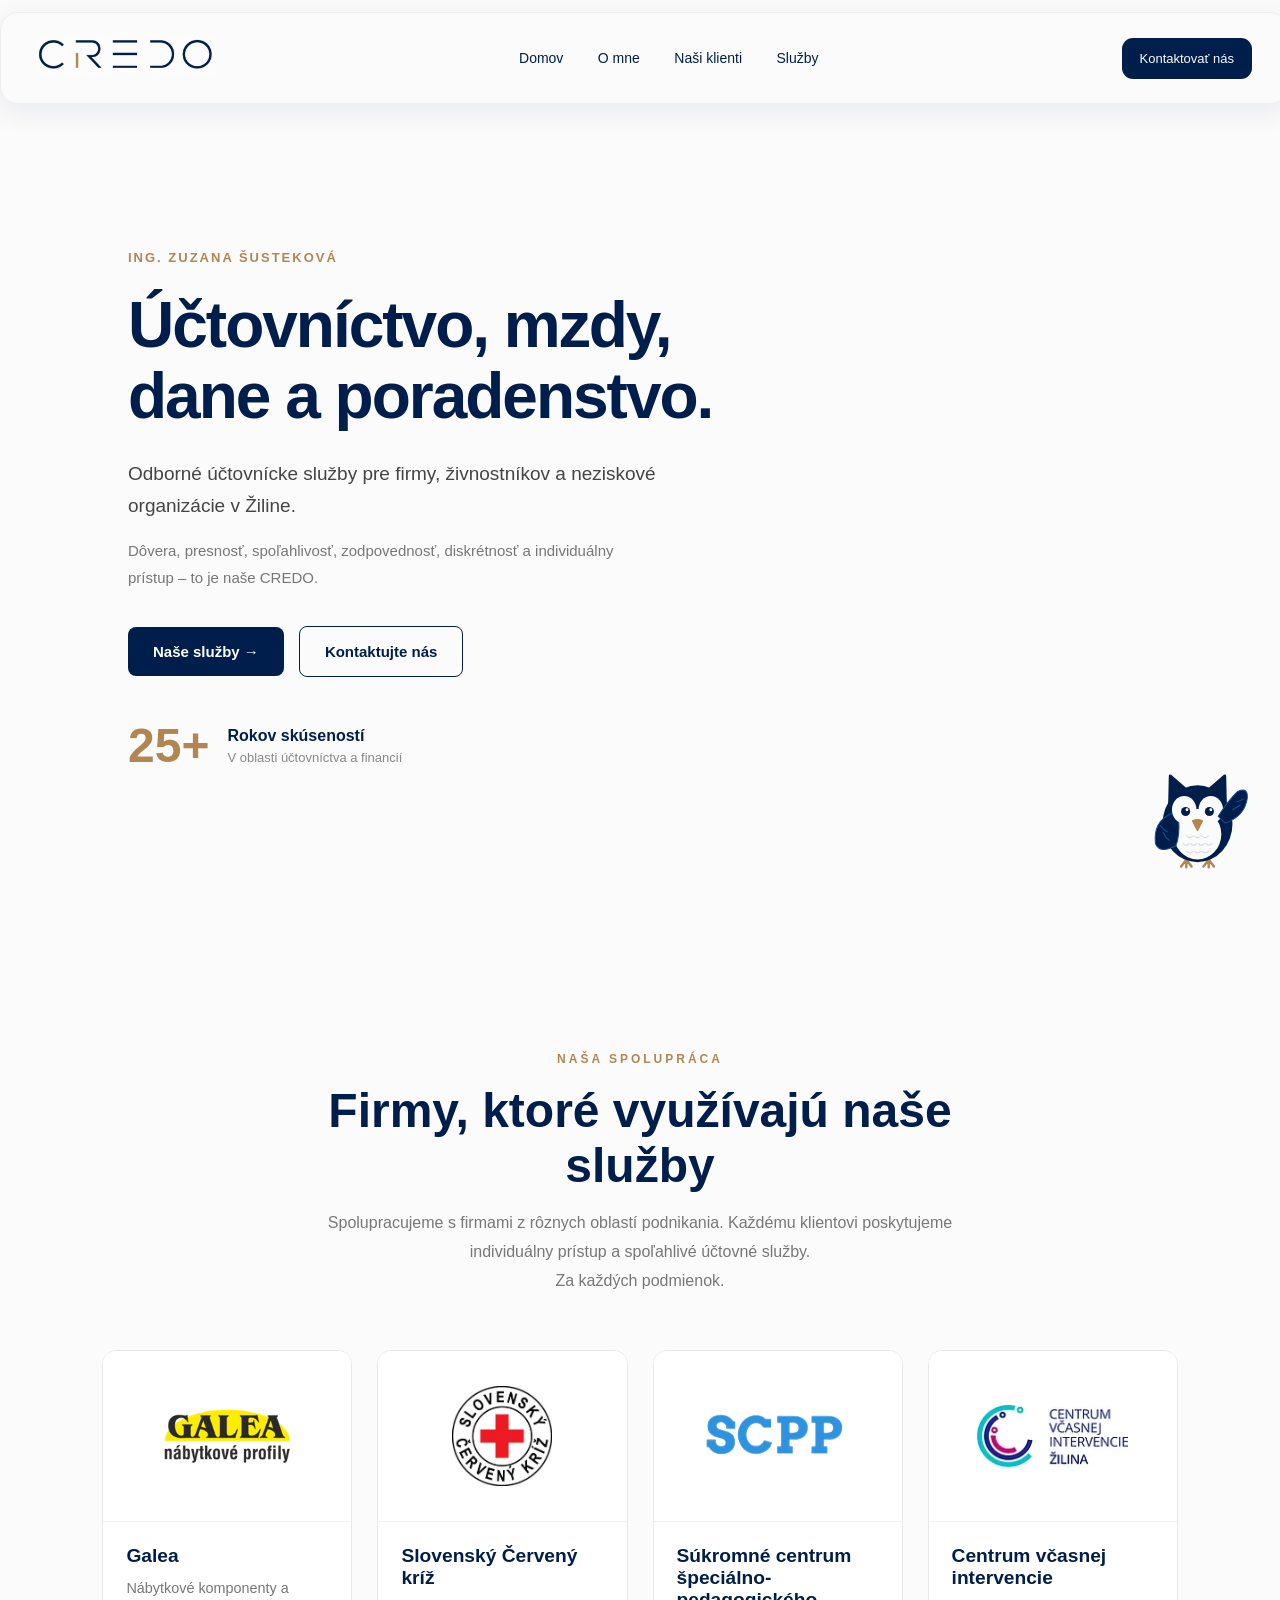
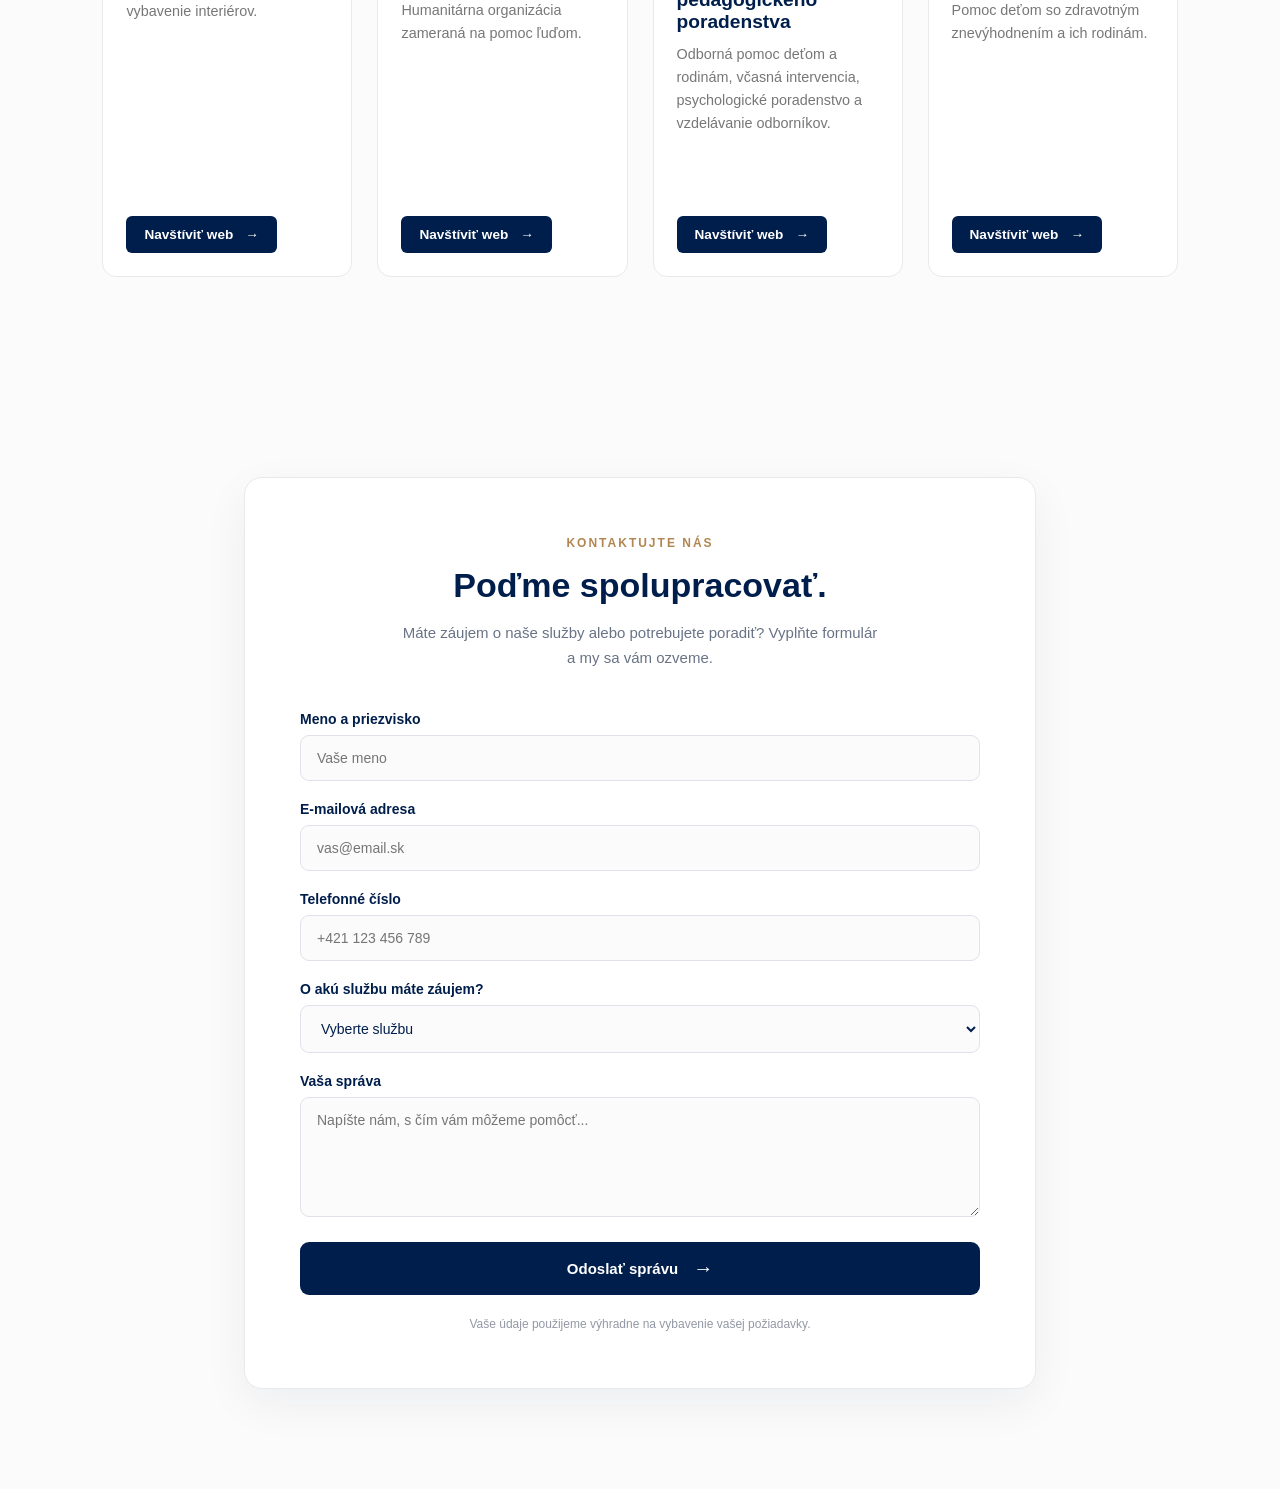
<file: index.html>
<!DOCTYPE html>
<html lang="sk">
<head>
    <meta charset="UTF-8">
    <meta name="viewport" content="width=device-width, initial-scale=1.0">
    <title>Credo</title>

    <link rel="icon" type="image/png" href="Images/Credo_Logo(C).png">
    <link rel="stylesheet" href="css/style.css">
    <link rel="stylesheet" href="css/chat.css">
</head>

<body>

<nav class="navbar">
    <a href="index.html" class="nav-logo">
        <img src="Images/Credo_Full_Logo.png" alt="Credo logo">
        <span><span class="logo-dot"></span></span>
    </a>

    <div class="nav-links">
    <a href="#home">Domov</a>
    <a href="#about">O mne</a>
    <a href="#partners">Naši klienti</a>
    <a href="#services">Služby</a>
</div>

    <a href="#contact" class="nav-cta">Kontaktovať nás <span></span></a>
</nav>

<section class="hero" id="home">
    <div class="hero-content">

        <span class="hero-eyebrow">
            ING. ZUZANA ŠUSTEKOVÁ
        </span>

        <h1>
            Účtovníctvo, mzdy, dane a poradenstvo.
        </h1>

        <p class="hero-description">
            Odborné účtovnícke služby pre firmy, živnostníkov
            a neziskové organizácie v Žiline.
        </p>

        <p class="hero-values">
            Dôvera, presnosť, spoľahlivosť, zodpovednosť,
            diskrétnosť a individuálny prístup – to je naše CREDO.
        </p>

        <div class="hero-buttons">
            <a href="#services" class="hero-primary">
                Naše služby →
            </a>

            <a href="#contact" class="hero-secondary">
                Kontaktujte nás
            </a>
        </div>

        <div class="hero-experience">
            <div class="experience-number">25+</div>
            <div class="experience-text">
                <strong>Rokov skúseností</strong>
                <span>V oblasti účtovníctva a financií</span>
            </div>
        </div>

    </div>
</section>

<section class="partners" id="partners">

    <div class="partners-heading">
        <span class="partners-eyebrow">NAŠA SPOLUPRÁCA</span>
        <h2>Firmy, ktoré využívajú naše služby</h2>
        <p>
            Spolupracujeme s firmami z rôznych oblastí podnikania.
            Každému klientovi poskytujeme individuálny prístup
            a spoľahlivé účtovné služby.<br> Za každých podmienok.
        </p>
    </div>

    <div class="partner-logos">

        <!-- GALEA -->
        <div class="partner-card">
            <div class="partner-logo">
                <img src="Images/galea.png" alt="Galea">
            </div>

            <div class="partner-info">
                <h3>Galea</h3>
                <p>Nábytkové komponenty a vybavenie interiérov.</p>

                <a href="https://www.galea.sk"
                   target="_blank"
                   rel="noopener noreferrer"
                   class="partner-button">
                    Navštíviť web <span>→</span>
                </a>
            </div>
        </div>

        <!-- SLOVENSKÝ ČERVENÝ KRÍŽ -->
        <div class="partner-card">
            <div class="partner-logo">
                <img src="Images/sck.png" alt="Slovenský Červený kríž">
            </div>

            <div class="partner-info">
                <h3>Slovenský Červený kríž</h3>
                <p>Humanitárna organizácia zameraná na pomoc ľuďom.</p>

                <a href="https://www.redcross.sk"
                   target="_blank"
                   rel="noopener noreferrer"
                   class="partner-button">
                    Navštíviť web <span>→</span>
                </a>
            </div>
        </div>

        <!-- SCPP -->
        <div class="partner-card">
            <div class="partner-logo">
                <img src="Images/SCPP.png" alt="SCPP">
            </div>

            <div class="partner-info">
                <h3>Súkromné centrum špeciálno-pedagogického poradenstva</h3>
                <p>Odborná pomoc deťom a rodinám, včasná intervencia, psychologické poradenstvo a vzdelávanie odborníkov.</p>

                <a href="https://scppstrecno.sk/"
                   target="_blank"
                   rel="noopener noreferrer"
                   class="partner-button">
                    Navštíviť web <span>→</span>
                </a>
            </div>
        </div>

        <!-- CVI -->
        <div class="partner-card">
            <div class="partner-logo">
                <img src="Images/CVI.png" alt="CVI">
            </div>

            <div class="partner-info">
                <h3>Centrum včasnej intervencie</h3>
                <p>Pomoc deťom so zdravotným znevýhodnením a ich rodinám.</p>

                <a href="https://www.cvizilina.sk/"
                   target="_blank"
                   class="partner-button">
                    Navštíviť web <span>→</span>
                </a>
            </div>
        </div>

    </div>

</section>


<div class="credo-assistant">

    <div class="chat-window" id="chatWindow">

        <div class="chat-header">
            <div class="chat-title">
                <span class="chat-status"></span>
                <div style = "font-family: Trebuchet MS, sans-serif; font-size: 1.2rem; color: #fff;">
                    <strong>CREDO AI</strong>
                    <small>Váš digitálny pomocník</small>
                </div>
            </div>
        </div>

        <div class="chat-messages" id="chatMessages">
            <div class="message ai-message">
            Ahoj! Som umelá inteligencia CREDO AI a som tu aby som vám pomohla s vašimi otázkami. Ako vám môžem pomôcť dnes?
            </div>
        </div>

        <form class="chat-input-area" id="chatForm">
            <input
                type="text"
                id="chatInput"
                placeholder="Napíšte svoju otázku..."
                maxlength="1000"
                autocomplete="off"
                required
            >
            <button type="submit" id="sendButton">➤</button>
        </form>

    </div>
<div class="owl-bubble" id="owlBubble"></div>
    <button class="owl-button" id="owlButton"
            aria-label="Otvoriť AI asistenta">
<img
    src="test/owl_waving.svg"
    id="owlImage"
    alt="Sovička Credo"
>

    </button>

</div>

<section class="credo-contact-section" id="contact">
    <div class="credo-contact">

        <div class="contact-heading">
            <span class="contact-eyebrow">KONTAKTUJTE NÁS</span>
            <h2>Poďme spolupracovať.</h2>
            <p>
                Máte záujem o naše služby alebo potrebujete poradiť?
                Vyplňte formulár a my sa vám ozveme.
            </p>
        </div>

<form style="font-family: Trebuchet MS, sans-serif; font-size: 1rem; color: #333;"
    id="contactForm"
    action="https://formspree.io/f/xgaaldoq" 
    method="POST"
    class="contact-form"
>
            <div class="form-group">
                <label for="name">Meno a priezvisko</label>
                <input
                    type="text"
                    id="name"
                    name="Meno"
                    placeholder="Vaše meno"
                    required
                >
            </div>

            <div class="form-group">
                <label for="email">E-mailová adresa</label>
                <input
                    type="email"
                    id="email"
                    name="Email"
                    placeholder="vas@email.sk"
                    required
                >
            </div>

            
            <div class="form-group">
                <label for="phone">Telefonné číslo</label>
                <input
                    type="phone"
                    id="phone"
                    name="phone"
                    placeholder="+421 123 456 789"
                    required
                >
            </div>

            <div class="form-group">
                <label for="service">O akú službu máte záujem?</label>
                <select id="service" name="Služba" required>
                    <option value="" disabled selected>Vyberte službu</option>
                    <option value="Vedenie účtovníctva">Vedenie účtovníctva</option>
                    <option value="Mzdy a personalistika">Mzdy a personalistika</option>
                    <option value="Daňové priznania">Daňové priznania</option>
                    <option value="Účtovné a daňové poradenstvo">Účtovné a daňové poradenstvo</option>
                    <option value="Iné">Iné</option>
                </select>
            </div>

            <div class="form-group">
                <label for="message">Vaša správa</label>
                <textarea
                    id="message"
                    name="Správa"
                    placeholder="Napíšte nám, s čím vám môžeme pomôcť..."
                    rows="5"
                    required
                ></textarea>
            </div>

            <button type="submit" class="contact-submit">
                Odoslať správu
                <span>→</span>
            </button>

            <p class="contact-note">
                Vaše údaje použijeme výhradne na vybavenie vašej požiadavky.
            </p>

        </form>
    </div>
</section>

<script src=".js/chat.js"></script>
<script src=".js/contact.js"></script>
</body>
</html>
</file>
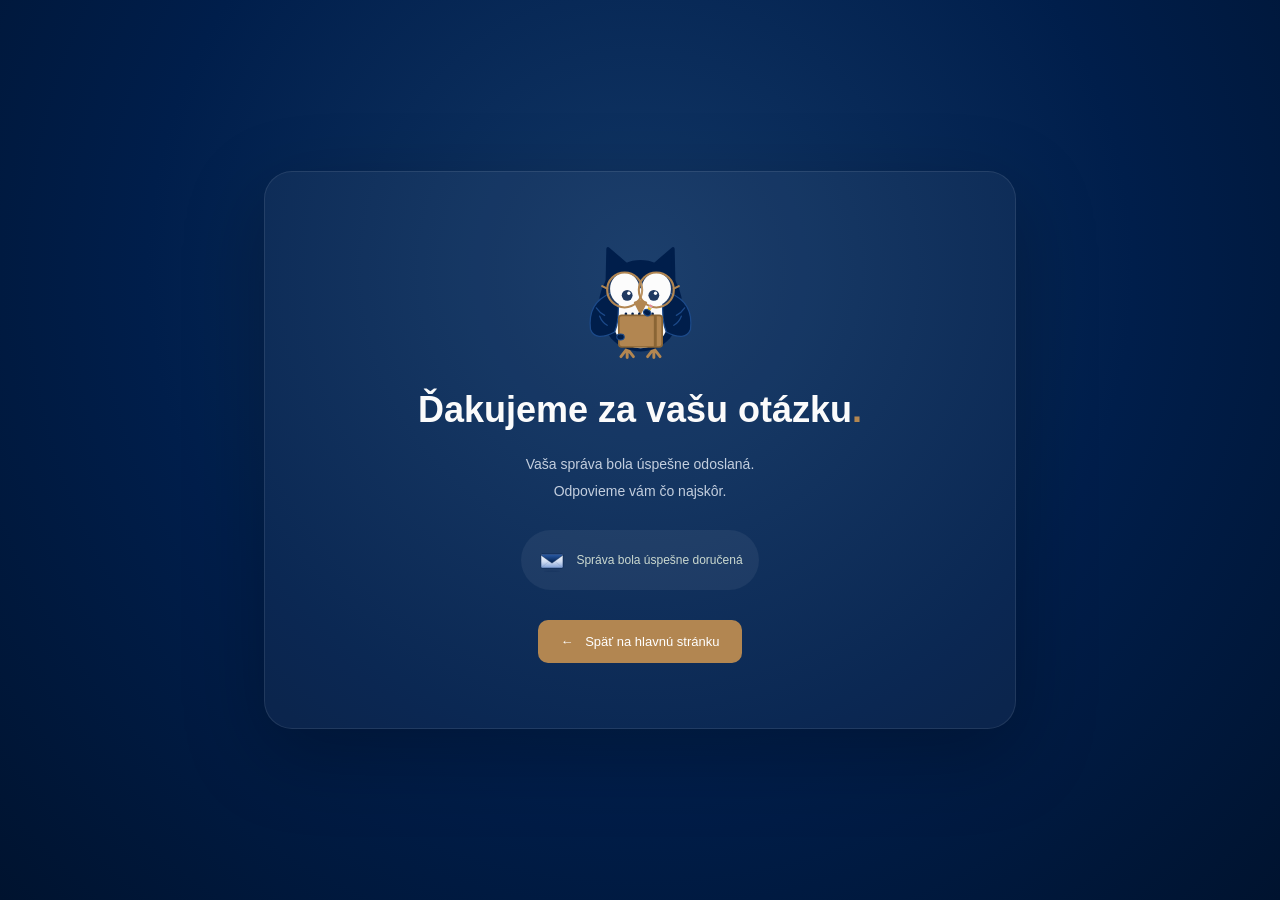
<file: flashscreens/thank-you.html>
<!DOCTYPE html>
<html lang="sk">
<head>
    <link rel="icon" type="image/png" href="../Images/Credo_Logo(C).png">
    <meta charset="UTF-8">
    <meta name="viewport" content="width=device-width, initial-scale=1.0">
    <title>Ďakujeme | Credo</title>
    <link rel="stylesheet" href="../css/style.css">
</head>
<body>
    <div class="thank-you">

        <div class="mascot">
            <img src="../test/owl_thanks.svg" alt="Sovička Credo" class="owl">
        </div>

        <h1>Ďakujeme za vašu otázku<span>.</span></h1>

        <p class="description">
            Vaša správa bola úspešne odoslaná.
            <br>
            Odpovieme vám čo najskôr.
        </p>

        <div class="success">
            <div class="success-mail"> 
                <img src="../test/email_sent.svg" alt="Úspech" class="success-icon">
            </div> 
            Správa bola úspešne doručená
        </div>

        <a href="../index.html" class="home-button">
            <span>←</span> Späť na hlavnú stránku
        </a>
    </div>

</body>
</html>
</file>
<file: css/style.css>
html {
    background: #fbfbfb;
}

body {
    margin: 0;
    padding: 0;
    background: #fbfbfb;
    font-family: 'Trebuchet MS', sans-serif;
}
.navbar {
    font-family: "Verdana", sans-serif;
    position: sticky;
    top: 12px;
    z-index: 1000;

    width: 95%;
    max-width: 1440px;
    min-height: 90px;
    margin: 12px auto;
    padding: 0 35px;

    display: flex;
    align-items: center;
    justify-content: space-between;

    background-color: #fbfbfb;
    border: 1px solid #eeeeee;
    border-radius: 18px;
    box-shadow: 0 8px 30px rgba(0, 30, 75, 0.08);
}

.nav-logo img {
    width: 180px;
    height: 40px;
    object-fit: contain;
}

.nav-links a:hover {
    background-color: #f3eee8;
    color: #b28651;
    box-shadow: 0 0 12px #b28651;
}

.nav-links a.active,
.nav-links a {
    padding: 11px 15px;
    border-radius: 10px;

    color: #001e4b;
    text-decoration: none; /* Odstráni podčiarknutie z odkazov */
    font-size: 14px;

    transition: 0.3s;
}


.nav-cta {
    padding: 13px 18px;

    color: #fbfbfb;
    background-color: #001e4b;
    border-radius: 11px;

    font-size: 13px;
    text-decoration: none;

    transition: 0.3s;
}

.nav-cta span {
    color: #b28651;
}

.nav-cta:hover {
    background-color: #b28651;
    color: white;
}

.owl {
    width: 110px;
    height: 110px;
    display: block;
    margin: 0 auto 20px;
}

.thank-you {
    position: relative;
    z-index: 2;
    width: 90%;
    max-width: 700px;
    margin: 0 auto;
    padding: 65px 25px;
    text-align: center;
    background: rgba(255, 255, 255, 0.045);
    border: 1px solid rgba(255, 255, 255, 0.09);
    border-radius: 28px;
    box-shadow: 0 25px 80px rgba(0, 0, 0, 0.25);

}

body:has(.thank-you) {
    min-height: 100vh;
    display: flex;
    align-items: center;
    justify-content: center;
    overflow: hidden;
    background:
        radial-gradient(circle at 50% 30%, #123766 0%, #001e4b 55%, #00132f 100%);
    font-family: Verdana, sans-serif;
    color: #fbfbfb;
}


/* =====================================
   CREDO CONTACT FORM
===================================== */

.credo-contact-section {
    padding: 100px 20px;
}

.credo-contact {
    max-width: 680px;
    margin: 0 auto;
    padding: 55px;
    background: #ffffff;
    border: 1px solid #e8e9ec;
    border-radius: 18px;
    box-shadow: 0 15px 45px rgba(0, 30, 75, 0.06);
}

/* Nadpis */

.contact-heading {
    text-align: center;
    margin-bottom: 40px;
}

.contact-eyebrow {
    color: #b28651;
    font-size: 12px;
    font-weight: 700;
    letter-spacing: 2px;
}

.contact-heading h2 {
    color: #001e4b;
    font-size: 34px;
    margin: 15px 0;
    font-family: "Trebuchet MS", sans-serif;
}

.contact-heading p {
    color: #687386;
    font-size: 15px;
    line-height: 1.7;
    max-width: 480px;
    margin: 0 auto;
}

/* Formulár */

.contact-form {
    display: flex;
    flex-direction: column;
    gap: 20px;
}

.form-group {
    display: flex;
    flex-direction: column;
    gap: 8px;
}

.form-group label {
    color: #001e4b;
    font-size: 14px;
    font-weight: 600;
}

.form-group input,
.form-group select,
.form-group textarea {
    width: 100%;
    box-sizing: border-box;
    padding: 14px 16px;
    border: 1px solid #dfe3e9;
    border-radius: 9px;
    background: #fbfbfc;
    color: #001e4b;
    font-family: inherit;
    font-size: 14px;
    transition: border-color 0.2s, box-shadow 0.2s;
}   

.form-group input:focus,
.form-group select:focus,
.form-group textarea:focus {
    outline: none;
    border-color: #b28651;
    box-shadow: 0 0 0 3px rgba(178, 134, 81, 0.12);
    background: #ffffff;
}

.form-group textarea {
    resize: vertical;
    min-height: 120px;
}

/* Tlačidlo */

.contact-submit {
    display: flex;
    justify-content: center;
    align-items: center;
    gap: 15px;
    padding: 15px 22px;
    margin-top: 5px;
    border: none;
    border-radius: 9px;
    background: #001e4b;
    color: #ffffff;
    font-size: 15px;
    font-weight: 600;
    cursor: pointer;
    transition: background 0.2s, transform 0.2s;
}

.contact-submit:hover {
    background: #b28651;
    transform: translateY(-2px);
}

.contact-submit span {
    font-size: 20px;
}

/* Poznámka */

.contact-note {
    color: #9299a5;
    text-align: center;
    font-size: 12px;
    line-height: 1.5;
    margin: 0;
}

/* Mobil */

@media (max-width: 600px) {
    .credo-contact-section {
        padding: 60px 15px;
    }

    .credo-contact {
        padding: 30px 20px;
    }

    .contact-heading h2 {
        font-size: 27px;
    }
}


.top-label {
    display: flex;
    justify-content: center;
    align-items: center;
    gap: 12px;
    color: #b28651;
    font-size: 11px;
    letter-spacing: 4px;
    margin-bottom: 25px;
}

.top-label span {
    width: 25px;
    height: 1px;
    background: #b28651;
}

.mascot {
    margin-bottom: 20px;
}

.owl {
    width: 125px;
    height: 125px;
    display: block;
    margin: 0 auto;
    animation: owl-float 3s ease-in-out infinite;
}

h1 {
    font-size: clamp(25px, 4vw, 36px);
    line-height: 1.3;
    margin-bottom: 18px;
    color: #fbfbfb;
}

h1 span {
    color: #b28651;
}

.description {
    color: #c3cede;
    font-size: 14px;
    line-height: 1.9;
    margin-bottom: 25px;
}

.success {
    display: inline-flex;
    align-items: center;
    gap: 9px;
    color: #cbd9d0;
    font-size: 12px;
    margin-bottom: 30px;
    padding: 10px 16px;
    border-radius: 30px;
    background: rgba(255, 255, 255, 0.06);
}

.success-dot {
    width: 7px;
    height: 7px;
    background: #72c99a;
    border-radius: 50%;
    box-shadow: 0 0 10px #72c99a;
}

.success-mail
{
    display: flex;
    justify-content: center;
    align-items: center;
    width: 30px;
    height: 40px;
    border-radius: 50%;
}

.home-button {
    display: block;
    width: fit-content;
    margin: 0 auto;
    padding: 14px 23px;
    background: #b28651;
    color: white;
    text-decoration: none;
    border-radius: 10px;
    font-size: 13px;
    transition: 0.3s;
}

.home-button:hover {
    background: #fbfbfb;
    color: #001e4b;
    transform: translateY(-3px);
}

.home-button span {
    margin-right: 8px;
}

.footer-text {
    margin-top: 45px;
    color: #73849d;
    font-size: 9px;
    letter-spacing: 3px;
}



@keyframes owl-float {
    0%, 100% {
        transform: translateY(0);
    }

    50% {
        transform: translateY(-9px);
    }
}

/* FLOATING HEARTS (AI)*/

.hearts {
    position: fixed;
    inset: 0;
    overflow: hidden;
    pointer-events: none;
    z-index: 1;
}

.hearts span {
    position: absolute;
    bottom: -50px;
    color: #b28651;
    opacity: 0;
    font-size: 20px;
    animation: heart-float 10s linear infinite;
}

.hearts span:nth-child(1) {
    left: 8%;
    animation-delay: 0s;
    font-size: 17px;
}

.hearts span:nth-child(2) {
    left: 18%;
    animation-delay: 3s;
    font-size: 25px;
}

.hearts span:nth-child(3) {
    left: 30%;
    animation-delay: 6s;
}

.hearts span:nth-child(4) {
    left: 42%;
    animation-delay: 1s;
    font-size: 14px;
}

.hearts span:nth-child(5) {
    left: 55%;
    animation-delay: 4s;
    font-size: 24px;
}

.hearts span:nth-child(6) {
    left: 66%;
    animation-delay: 7s;
}

.hearts span:nth-child(7) {
    left: 76%;
    animation-delay: 2s;
    font-size: 16px;
}

.hearts span:nth-child(8) {
    left: 85%;
    animation-delay: 5s;
    font-size: 27px;
}

.hearts span:nth-child(9) {
    left: 94%;
    animation-delay: 8s;
}

.hearts span:nth-child(10) {
    left: 48%;
    animation-delay: 9s;
    font-size: 18px;
}

@keyframes heart-float {
    0% {
        transform: translateY(0) rotate(0deg);
        opacity: 0;
    }

    15% {
        opacity: 0.45;
    }

    80% {
        opacity: 0.3;
    }

    100% {
        transform: translateY(-110vh) rotate(35deg);
        opacity: 0;
    }
}

@media (max-width: 600px) {
    .thank-you {
        padding: 45px 18px;
    }

    .footer-text {
        font-size: 8px;
        letter-spacing: 2px;
    }
}

@media (max-width: 400px) {
    .nav-cta {
        display: none;
    }
}
body.error-page {
    min-height: 100vh;
    box-sizing: border-box;
    margin: 0;
    padding: 25px 15px;

    display: flex;
    align-items: center;
    justify-content: center;

    overflow-x: hidden;

    background:
        radial-gradient(circle at 50% 30%, #123766 0%, #001e4b 55%, #00132f 100%);

    font-family: Verdana, sans-serif;
    color: #fbfbfb;
}

.error-page .thank-you {
    width: 100%;
    max-width: 700px;
    box-sizing: border-box;
    margin: auto;
    padding: 65px 30px;

    text-align: center;

    background: rgba(255, 255, 255, 0.045);
    border: 1px solid rgba(255, 255, 255, 0.09);
    border-radius: 28px;

    box-shadow: 0 25px 80px rgba(0, 0, 0, 0.25);
    backdrop-filter: blur(12px);
}

.error-page .mascot {
    margin-bottom: 25px;
}

.error-page .owl {
    width: 125px;
    height: 125px;
    object-fit: contain;
    margin: 0 auto;

    animation: owl-float 3s ease-in-out infinite;
}

.error-page h1 {
    font-size: clamp(25px, 4vw, 36px);
    line-height: 1.3;
    margin: 0 0 18px;
    color: #fbfbfb;
}

.error-page .description {
    max-width: 500px;
    margin: 0 auto 30px;

    color: #c3cede;
    font-size: 14px;
    line-height: 1.9;
}

.error-page .home-button {
    display: inline-block;
    width: fit-content;
    margin: 0 auto;
    padding: 14px 23px;

    background: #b28651;
    color: white;
    text-decoration: none;
    border-radius: 10px;

    font-size: 13px;
    transition: 0.3s;
}
.owl-bubble {
    position: absolute;
    right: 100px;
    bottom: 100px;

    width: 320px;
    max-width: 75vw;

    padding: 18px 20px;

    background: #fff;
    color: #001e4b;

    font-family: "Trebuchet MS", sans-serif;
    font-size: 15px;
    line-height: 1.5;

    border-radius: 16px;
    box-shadow: 0 5px 25px rgba(0, 0, 0, 0.15);

    opacity: 0;
    visibility: hidden;
    transform: translateY(10px);

    transition: 0.3s ease;
    z-index: 1000;
}


/* PARTNERS SECTION */

.partners {
    padding: 100px 8%;
    font-family: 'Trebuchet MS', sans-serif;
}

.partners-heading {
    max-width: 650px;
    margin: 0 auto 55px;
    text-align: center;
}

.partners-eyebrow {
    color: #b28651;
    font-size: 0.75rem;
    font-weight: 700;
    letter-spacing: 3px;
}

.partners-heading h2 {
    color: #001e4b;
    font-size: clamp(2rem, 4vw, 3rem);
    margin: 16px 0;
}

.partners-heading p {
    color: #777;
    line-height: 1.8;
    font-size: 1rem;
}

.partner-logos {
    max-width: 1200px;
    margin: 0 auto;
    display: grid;
    grid-template-columns: repeat(auto-fit, minmax(240px, 1fr));
    gap: 25px;
}

.partner-card {
    background: #fff;
    border: 1px solid #e9e9e9;
    border-radius: 14px;
    overflow: hidden;
    transition: transform 0.3s ease, box-shadow 0.3s ease;
}

.partner-card:hover {
    transform: translateY(-7px);
    box-shadow: 0 15px 35px rgba(0, 30, 75, 0.10);
}

.partner-logo {
    height: 170px;
    display: flex;
    align-items: center;
    justify-content: center;
    padding: 30px;
    background: #fff;
    border-bottom: 1px solid #f0f0f0;
}

.partner-logo img {
    max-width: 80%;
    max-height: 100px;
    width: auto;
    height: auto;
    object-fit: contain;
    transition: transform 0.3s ease;
}

.partner-card:hover .partner-logo img {
    transform: scale(1.06);
}

.partner-info {
    padding: 23px;
    display: flex;
    flex-direction: column;
    height: 100%;
    box-sizing: border-box;
}

.partner-info h3 {
    color: #001e4b;
    font-size: 1.2rem;
    margin: 0 0 10px;
}

.partner-info p {
    color: #777;
    font-size: 0.9rem;
    line-height: 1.6;
    min-height: 65px;
    margin: 0 0 20px;
}

.partner-button {
    display: inline-flex;
    align-items: center;
    justify-content: center;
    gap: 12px;
    padding: 11px 18px;
    background: #001e4b;
    color: #fff;
    text-decoration: none;
    border-radius: 6px;
    font-size: 0.85rem;
    font-weight: 600;
    transition: all 0.3s ease;
    align-self: flex-start;
    margin-top: auto;
}

.partner-category {
    display: inline-block;
    color: #b28651;
    font-weight: 700;
    padding-top: 12px;
}


.owl-bubble.visible {
    opacity: 1;
    visibility: visible;
    transform: translateY(0);
}   
.error-page .home-button:hover {
    background: #fbfbfb;
    color: #001e4b;
    transform: translateY(-3px);
}

@media (max-width: 600px) {
    .error-page .thank-you {
        padding: 45px 20px;
    }

    .error-page .owl {
        width: 110px;
        height: 110px;
    }
}

@media (max-width: 760px) {
    .navbar {
        padding: 15px;
        flex-wrap: wrap;
        gap: 14px;
    }

    .nav-links {
        width: 100%;
        flex-wrap: wrap;
        order: 3;
    }

    .nav-links a {
        padding: 9px;
    }
}

.partner-logos {
    max-width: 1200px;
    margin: 0 auto;
    display: grid;
    grid-template-columns: repeat(auto-fit, minmax(240px, 1fr));
    gap: 25px;
}

.partner-card {
    background: #fff;
    border: 1px solid #e9e9e9;
    border-radius: 14px;
    overflow: hidden;
    display: flex;
    flex-direction: column;
    transition: transform 0.3s ease, box-shadow 0.3s ease;
}

.partner-card:hover {
    transform: translateY(-7px);
    box-shadow: 0 15px 35px rgba(0, 30, 75, 0.10);
}

.partner-logo {
    height: 170px;
    display: flex;
    align-items: center;
    justify-content: center;
    padding: 30px;
    background: #fff;
    border-bottom: 1px solid #f0f0f0;
}

.partner-logo img {
    max-width: 80%;
    max-height: 100px;
    width: auto;
    height: auto;
    object-fit: contain;
    transition: transform 0.3s ease;
}

.partner-card:hover .partner-logo img {
    transform: scale(1.06);
}

.partner-info {
    padding: 23px;
}

.partner-info h3 {
    color: #001e4b;
    font-size: 1.2rem;
    margin: 0 0 10px;
}

.partner-info p {
    color: #777;
    font-size: 0.9rem;
    line-height: 1.6;
    min-height: 45px;
    margin: 0 0 20px;
}

/* BUTTON */

.partner-button {
    display: inline-flex;
    align-items: center;
    justify-content: center;
    gap: 12px;
    padding: 11px 18px;
    background: #001e4b;
    color: #fff;
    text-decoration: none;
    border-radius: 6px;
    font-size: 0.85rem;
    font-weight: 600;
    transition: all 0.3s ease;
}

.partner-button:hover {
    background: #b28651;
    transform: translateY(-2px);
}

.partner-button span {
    transition: transform 0.3s ease;
}

.partner-button:hover span {
    transform: translateX(4px);
}

.partner-button:focus-visible {
    outline: 3px solid #b28651;
    outline-offset: 4px;
}

/* MOBILE */

@media (max-width: 600px) {
    .partners {
        padding: 70px 6%;
    }

    .partner-logos {
        grid-template-columns: 1fr;
    }
}
.hero {
    width: 90%;
    max-width: 1300px;
    min-height: 620px;
    margin: 45px auto 80px;
    padding: 60px 5%;
    box-sizing: border-box;
    height: 80vh;
    display: flex;
    align-items: center;
    justify-content: space-between;
    gap: 60px;

    background: #fbfbfb;
    border-radius: 24px;
}

.hero-content {
    flex: 1;
    max-width: 650px;
}

.hero-eyebrow {
    display: inline-flex;
    align-items: center;
    gap: 10px;

    color: #b28651;
    font-size: 13px;
    font-weight: bold;
    letter-spacing: 2px;
    margin-bottom: 25px;
}

.hero-eyebrow span {
    width: 28px;
    height: 2px;
    background: #b28651;
}

.hero h1 {
    margin: 0 0 25px;
    color: #001e4b;
    font-size: clamp(42px, 5vw, 66px);
    line-height: 1.12;
    font-weight: 800;
    letter-spacing: -2px;
}

.hero h1 span {
    display: block;
    color: #b28651;
}

.hero-description {
    max-width: 540px;
    color: #444;
    font-size: 19px;
    line-height: 1.7;
    margin-bottom: 15px;
}

.hero-values {
    max-width: 520px;
    color: #777;
    font-size: 15px;
    line-height: 1.8;
    margin-bottom: 35px;
}

/* Tlačidlá */

.hero-buttons {
    display: flex;
    align-items: center;
    flex-wrap: wrap;
    gap: 15px;
    margin-bottom: 45px;
}

.hero-primary,
.hero-secondary {
    display: inline-flex;
    align-items: center;
    justify-content: center;
    gap: 15px;

    padding: 16px 25px;
    border-radius: 8px;

    text-decoration: none;
    font-size: 15px;
    font-weight: bold;
    transition: 0.25s ease;
}

.hero-primary {
    background: #001e4b;
    color: white;
}

.hero-primary:hover {
    background: #b28651;
    transform: translateY(-3px);
}

.hero-primary span {
    font-size: 20px;
}

.hero-secondary {
    color: #001e4b;
    border: 1px solid #001e4b;
}

.hero-secondary:hover {
    background: #001e4b;
    color: white;
}

/* Skúsenosti */

.hero-experience {
    display: flex;
    align-items: center;
    gap: 18px;
}

.experience-number {
    color: #b28651;
    font-size: 48px;
    font-weight: 800;
    line-height: 1;
}

.experience-text {
    display: flex;
    flex-direction: column;
    gap: 5px;
}

.experience-text strong {
    color: #001e4b;
    font-size: 16px;
}

.experience-text span {
    color: #888;
    font-size: 13px;
}





.hero-card-top {
    width: 100%;
    display: flex;
    align-items: center;
    gap: 10px;

    color: #d8c2a4;
    font-size: 13px;
    font-weight: bold;
    letter-spacing: 3px;
}


.hero-visual-card h2 {
    margin: 5px 0;
    color: white;
    font-size: 27px;
}

.hero-visual-card h3 {
    margin: 0;
    color: #d8b88f;
    font-size: 22px;
}

.hero-visual-card p {
    max-width: 260px;
    margin: 0;
    color: #d5dce7;
    font-size: 14px;
    line-height: 1.7;
    text-align: center;
}

@media (max-width: 1000px) {
    .hero {
        height: 100vh;
        gap: 35px;
        padding: 50px 4%;
    }

    .hero-visual {
        flex-basis: 320px;
    }

    .hero-visual-card {
        min-height: 410px;
    }

    .hero-floating-tag {
        left: -15px;
    }
}

@media (max-width: 760px) {
    .hero {
        flex-direction: column;
        align-items: stretch;
        gap: 50px;

        width: 92%;
        margin-top: 30px;
        padding: 45px 6%;
    }

    .hero-content {
        max-width: 100%;
    }

    .hero h1 {
        font-size: clamp(38px, 9vw, 54px);
    }

    .hero-description {
        font-size: 17px;
    }

    .hero-visual {
        flex: none;
        width: 100%;
        max-width: 390px;
        margin: 0 auto;
    }

    .hero-floating-tag {
        left: -10px;
        bottom: 20px;
    }
}

@media (max-width: 480px) {
    .hero {
        padding: 35px 5%;
        margin-bottom: 50px;
    }

    .hero-eyebrow {
        font-size: 11px;
        letter-spacing: 1.3px;
    }

    .hero h1 {
        letter-spacing: -1px;
    }

    .hero-buttons {
        flex-direction: column;
        align-items: stretch;
    }

    .hero-primary,
    .hero-secondary {
        width: 100%;
        box-sizing: border-box;
    }

    .hero-visual-card {
        min-height: 390px;
        padding: 25px 20px;
    }

    .hero-owl {
        width: 175px;
        height: 175px;
    }

    .hero-floating-tag {
        left: -5px;
        font-size: 11px;
        padding: 12px 14px;
    }
}
</file>
<file: css/chat.css>
.credo-assistant {
    position: fixed;
    right: 30px;
    bottom: 25px;
    z-index: 9999;
}

/* SOVIČKA */

.owl-button {
    width: 105px;
    height: 105px;
    border: none;
    background: transparent;
    cursor: pointer;
    padding: 0;
    transition: transform 0.3s ease;
    animation: owlFloat 3s ease-in-out infinite;
}

.owl-button:hover {
    transform: scale(1.1);
}

.owl-button img {
    width: 100%;
    height: 100%;
    object-fit: contain;
}

@keyframes owlFloat {
    0%, 100% { transform: translateY(0); }
    50% { transform: translateY(-9px); }
}

/* CHAT OKNO */

.chat-window {
    position: absolute;
    right: 0;
    bottom: 120px;
    width: 350px;
    height: 470px;
    background: #fbfbfb;
    border-radius: 18px;
    box-shadow: 0 15px 50px rgba(0, 30, 75, 0.2);
    overflow: hidden;
    display: flex;
    flex-direction: column;

    opacity: 0;
    visibility: hidden;
    transform: translateY(15px) scale(0.97);
    transition: 0.25s ease;
}

.chat-window.open {
    opacity: 1;
    visibility: visible;
    transform: translateY(0) scale(1);
}

/* HLAVIČKA */

.chat-header {
    background: #001e4b;
    color: white;
    padding: 18px;
    display: flex;
    align-items: center;
    justify-content: space-between;
}

.chat-title {
    display: flex;
    align-items: center;
    gap: 10px;
}

.chat-title strong {
    display: block;
    font-size: 14px;
    letter-spacing: 1px;
}

.chat-title small {
    color: #d5dbe5;
    font-size: 11px;
}

.chat-status {
    width: 9px;
    height: 9px;
    background: #55c98b;
    border-radius: 50%;
}

.chat-close {
    background: transparent;
    color: white;
    border: none;
    font-size: 27px;
    cursor: pointer;
}

/* SPRÁVY */

.chat-messages {
    flex: 1;
    padding: 17px;
    overflow-y: auto;
    display: flex;
    flex-direction: column;
    gap: 12px;
}

.message {
    max-width: 85%;
    padding: 11px 14px;
    border-radius: 13px;
    font-size: 13px;
    line-height: 1.6;
    overflow-wrap: anywhere;
}

.ai-message {
    background: #edf0f5;
    color: #001e4b;
    align-self: flex-start;
}

.user-message {
    background: #001e4b;
    color: white;
    align-self: flex-end;
}

/* VSTUP */

.chat-input-area {
    display: flex;
    padding: 12px;
    border-top: 1px solid #e5e5e5;
    gap: 8px;
}

.chat-input-area input {
    flex: 1;
    min-width: 0;
    border: 1px solid #ddd;
    border-radius: 9px;
    padding: 11px;
    outline: none;
    font-size: 13px;
}

.chat-input-area input:focus {
    border-color: #b28651;
}

.chat-input-area button {
    width: 42px;
    border: none;
    border-radius: 9px;
    background: #b28651;
    color: white;
    cursor: pointer;
    font-size: 18px;
}

.chat-input-area button:disabled {
    opacity: 0.5;
    cursor: wait;
}

/* MOBIL */

@media (max-width: 480px) {
    .credo-assistant {
        right: 15px;
        bottom: 15px;
    }

    .chat-window {
        width: calc(100vw - 30px);
        height: min(470px, 65dvh);
    }

    .owl-button {
        width: 85px;
        height: 85px;
    }
}
.owl-bubble {
    position: absolute;
    right: 100px;
    bottom: 100px;

    width: 320px;
    max-width: 75vw;
    box-sizing: border-box;

    padding: 18px 20px;

    background-color: #edf0f5;
    color: #001e4b;

    font-family: "Trebuchet MS", sans-serif;
    font-size: 15px;
    line-height: 1.5;

    border-radius: 16px;
    border: 1px solid #eeeeee;
    box-shadow: 0 5px 25px rgba(0, 0, 0, 0.15);

    opacity: 0;
    visibility: hidden;
    transform: translateY(10px);

    transition: 0.3s ease;
    z-index: 10000;
}

.owl-bubble.visible {
    opacity: 1;
    visibility: visible;
    transform: translateY(0);
}

.owl-bubble-close {
    position: absolute;
    top: 6px;
    right: 10px;

    border: none;
    background: transparent;
    color: #001e4b;

    font-size: 21px;
    cursor: pointer;
    line-height: 1;
    padding: 3px;
}

.owl-bubble-close:hover {
    color: #b28651;
}
</file>
